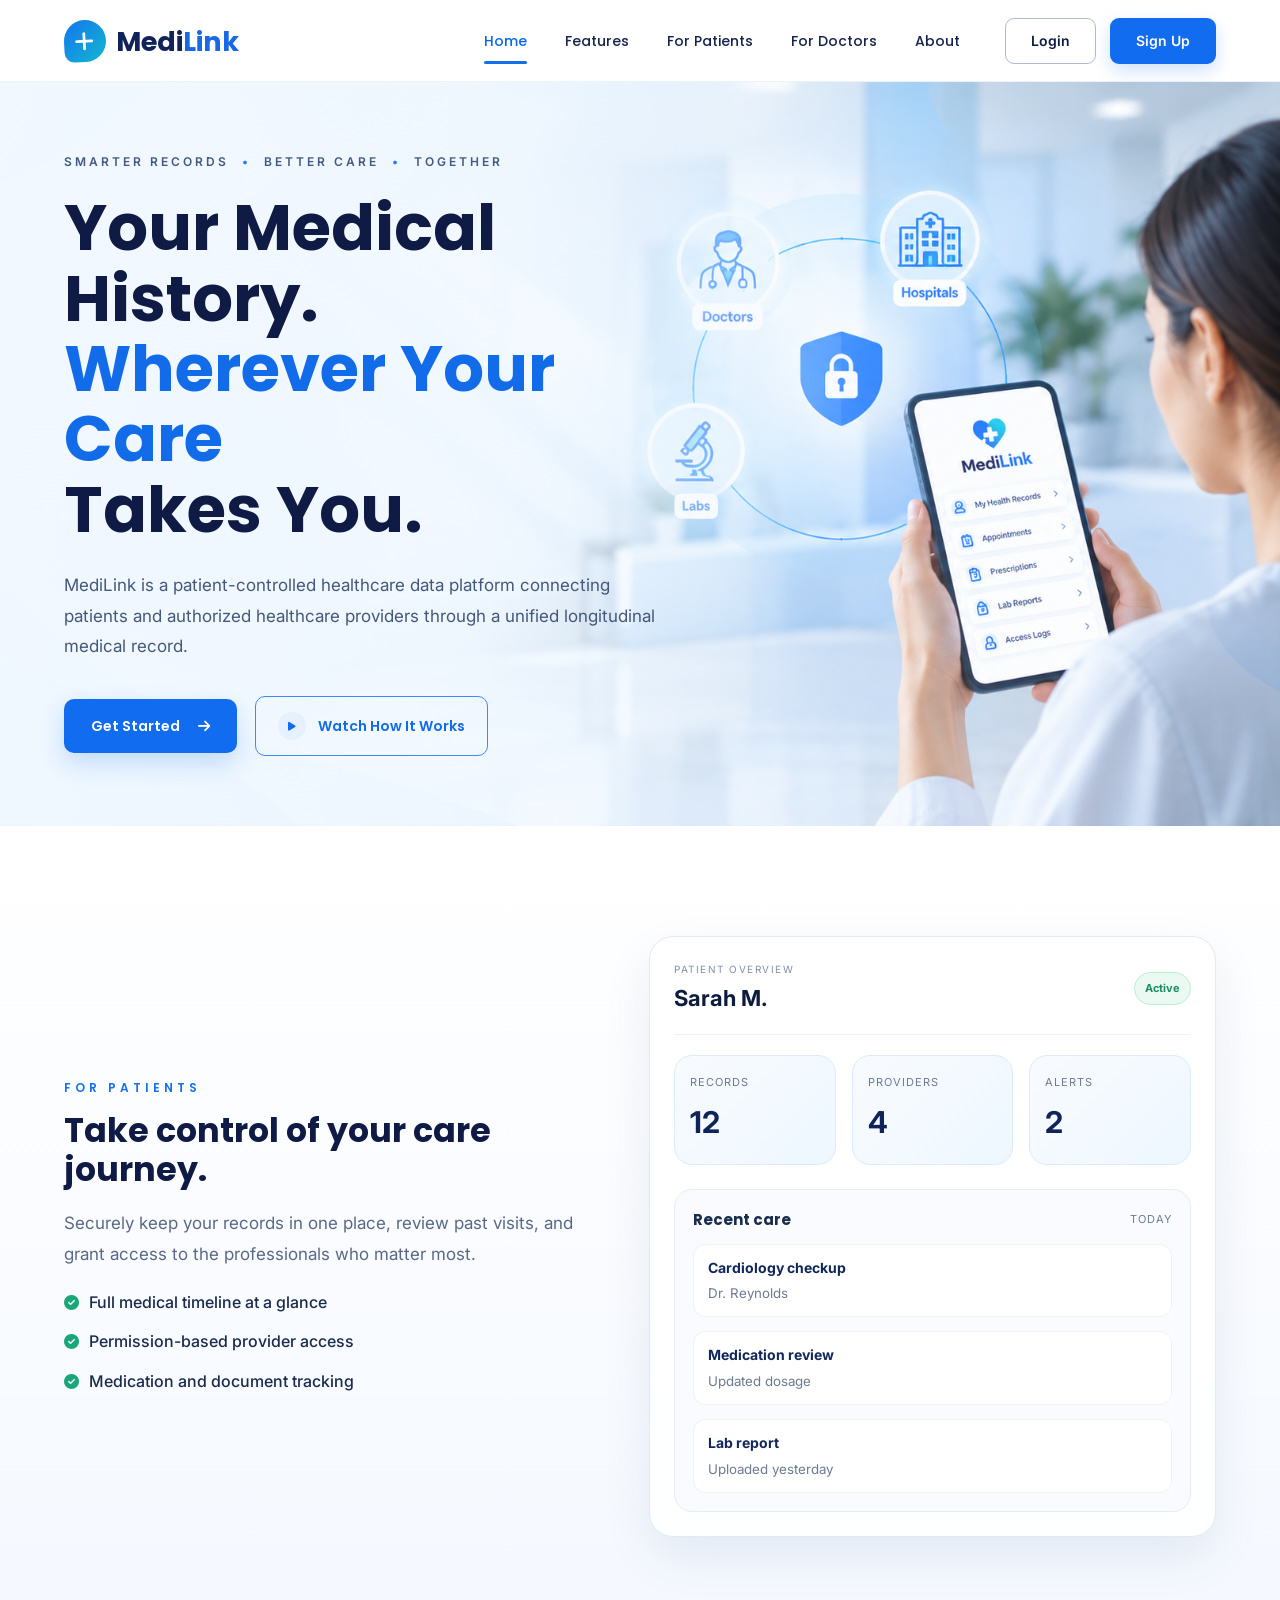
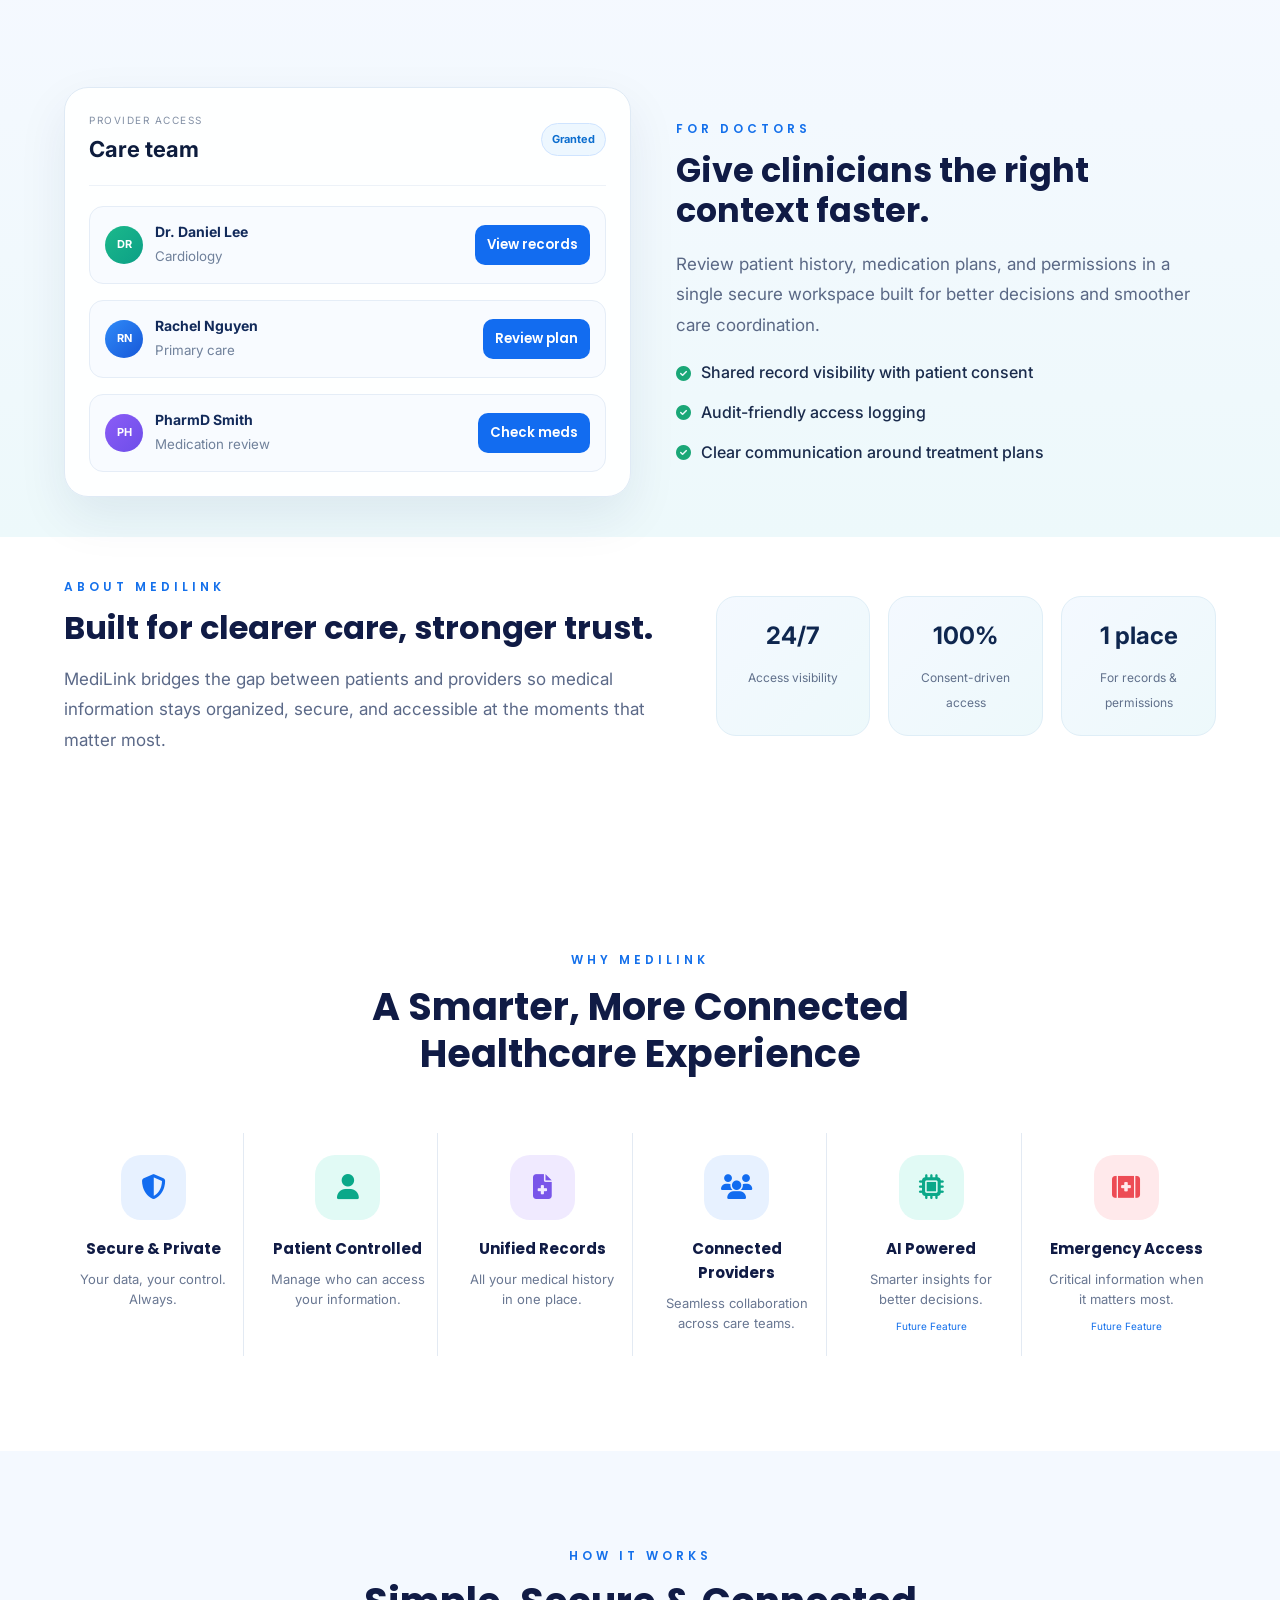
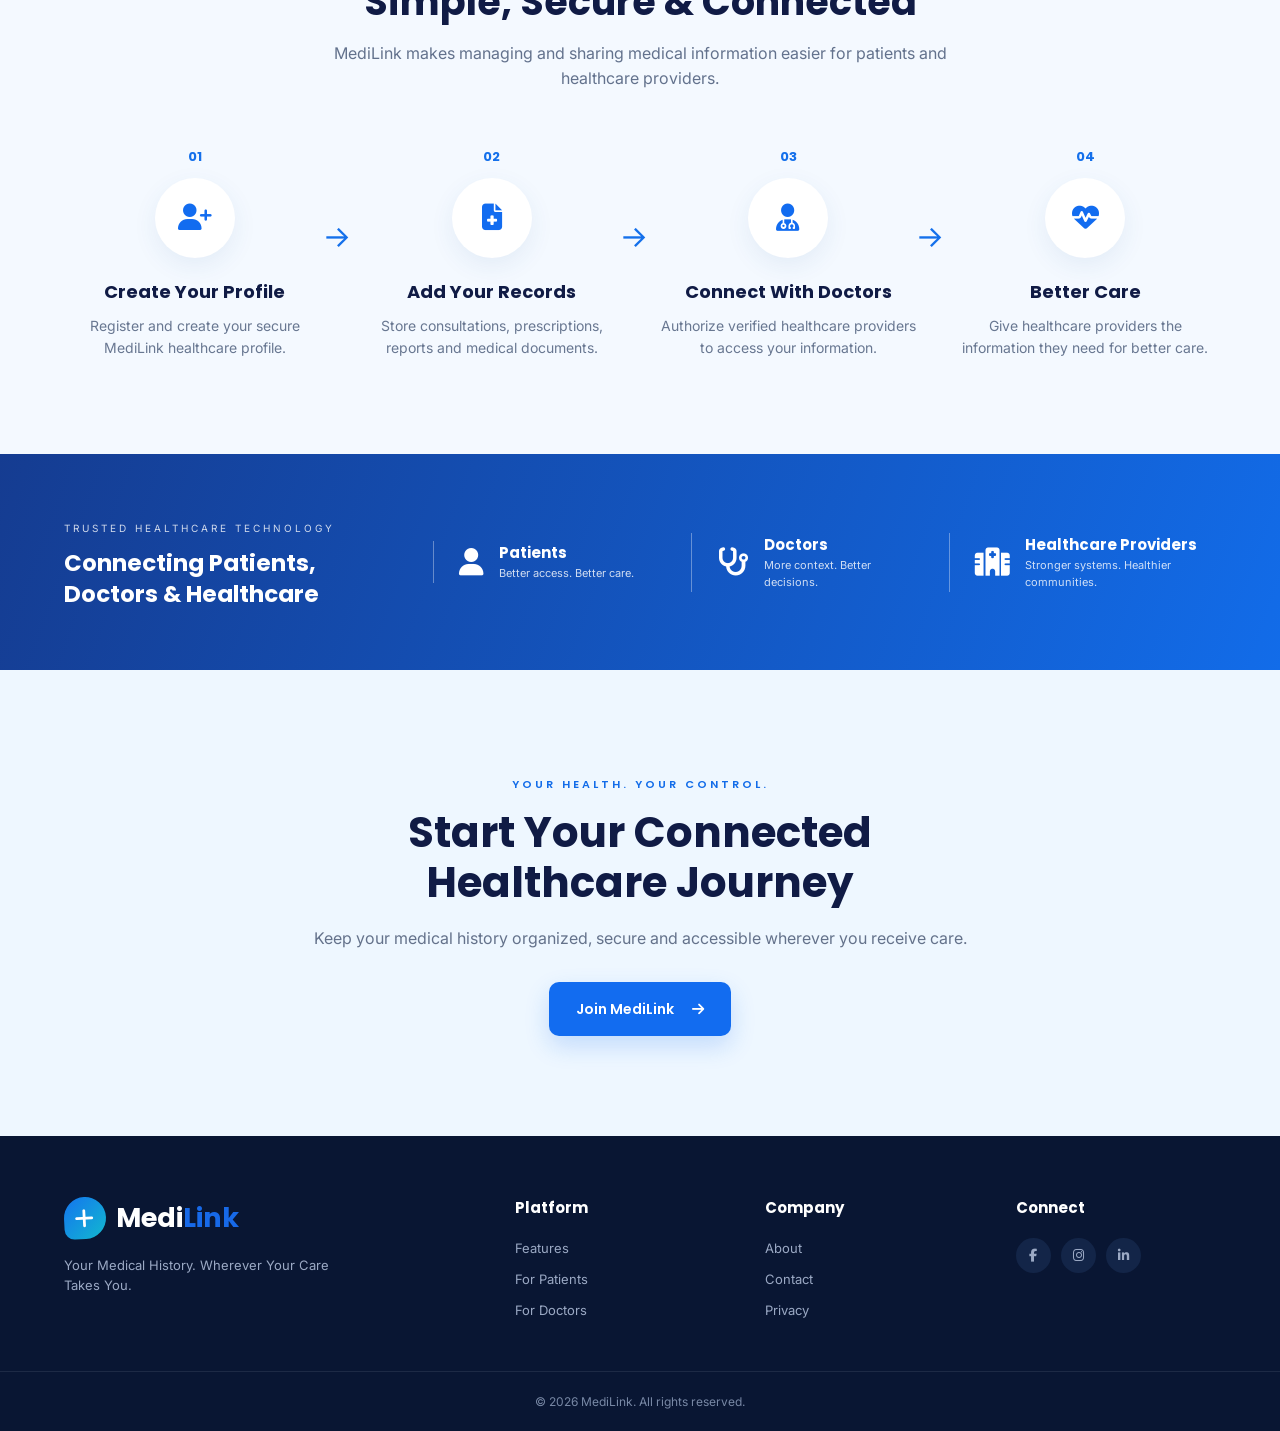
<file: frontend/index.html>
<!DOCTYPE html>
<html lang="en">
<head>
    <meta charset="UTF-8">
    <meta name="viewport" content="width=device-width, initial-scale=1.0">

    <title>MediLink | Your Medical History. Wherever Your Care Takes You.</title>

    <!-- Google Fonts -->
    <link rel="preconnect" href="https://fonts.googleapis.com">
    <link rel="preconnect" href="https://fonts.gstatic.com" crossorigin>

    <link href="https://fonts.googleapis.com/css2?family=Inter:wght@400;500;600;700&family=Poppins:wght@400;500;600;700;800&display=swap" rel="stylesheet">

    <!-- Font Awesome -->
    <link rel="stylesheet"
          href="https://cdnjs.cloudflare.com/ajax/libs/font-awesome/6.5.2/css/all.min.css">

    <!-- CSS -->
    <link rel="stylesheet" href="style.css">
</head>

<body>

<!-- =====================================================
     NAVBAR
===================================================== -->

<header class="navbar">

    <div class="container nav-container">

        <!-- Logo -->
        <a href="#" class="logo">
            <div class="logo-icon">
                <i class="fa-solid fa-plus"></i>
            </div>

            <span>
                Medi<span>Link</span>
            </span>
        </a>

        <!-- Navigation -->
        <nav class="nav-links">

            <a href="#" class="active">Home</a>
            <a href="#features">Features</a>
            <a href="#patients">For Patients</a>
            <a href="#doctors">For Doctors</a>
            <a href="#about">About</a>

        </nav>

        <!-- Actions -->
        <div class="nav-actions">

            <a href="login.html" class="login-btn">
                Login
            </a>

            <a href="signup.html" class="signup-btn">
                Sign Up
            </a>

        </div>

        <!-- Mobile Menu -->
        <button class="menu-btn" id="menuBtn">
            <i class="fa-solid fa-bars"></i>
        </button>

    </div>

</header>


<!-- =====================================================
     HERO SECTION
===================================================== -->

<section class="hero">

    <div class="hero-background"></div>

    <div class="container hero-container">

        <!-- Hero Text -->
        <div class="hero-content">

            <div class="hero-label">
                SMARTER RECORDS
                <span>•</span>
                BETTER CARE
                <span>•</span>
                TOGETHER
            </div>

            <h1>
                Your Medical History.
                <br>

                <span>Wherever Your Care</span>
                <br>

                Takes You.
            </h1>

            <p>
                MediLink is a patient-controlled healthcare data platform
                connecting patients and authorized healthcare providers
                through a unified longitudinal medical record.
            </p>

            <div class="hero-buttons">

                <a href="signup.html" class="primary-btn">
                    Get Started
                    <i class="fa-solid fa-arrow-right"></i>
                </a>

                <a href="#how-it-works" class="secondary-btn">
                    <span class="play-icon">
                        <i class="fa-solid fa-play"></i>
                    </span>

                    Watch How It Works
                </a>

            </div>

        </div>

    </div>

</section>

<section class="showcase-section" id="patients">
    <div class="container showcase-grid">
        <div class="showcase-copy">
            <span class="section-label">FOR PATIENTS</span>
            <h2>Take control of your care journey.</h2>
            <p>
                Securely keep your records in one place, review past visits, and grant access to the professionals who matter most.
            </p>

            <ul class="check-list">
                <li><i class="fa-solid fa-circle-check"></i> Full medical timeline at a glance</li>
                <li><i class="fa-solid fa-circle-check"></i> Permission-based provider access</li>
                <li><i class="fa-solid fa-circle-check"></i> Medication and document tracking</li>
            </ul>
        </div>

        <div class="dashboard-card patient-dashboard">
            <div class="dashboard-header">
                <div>
                    <small>Patient overview</small>
                    <strong>Sarah M.</strong>
                </div>
                <span class="status-pill">Active</span>
            </div>

            <div class="metric-row">
                <div class="metric-box">
                    <span>Records</span>
                    <strong>12</strong>
                </div>
                <div class="metric-box">
                    <span>Providers</span>
                    <strong>4</strong>
                </div>
                <div class="metric-box">
                    <span>Alerts</span>
                    <strong>2</strong>
                </div>
            </div>

            <div class="mini-panel">
                <div class="mini-panel-header">
                    <h3>Recent care</h3>
                    <span>Today</span>
                </div>
                <div class="mini-list">
                    <div>
                        <strong>Cardiology checkup</strong>
                        <small>Dr. Reynolds</small>
                    </div>
                    <div>
                        <strong>Medication review</strong>
                        <small>Updated dosage</small>
                    </div>
                    <div>
                        <strong>Lab report</strong>
                        <small>Uploaded yesterday</small>
                    </div>
                </div>
            </div>
        </div>
    </div>
</section>

<section class="showcase-section alt" id="doctors">
    <div class="container showcase-grid reverse">
        <div class="dashboard-card provider-dashboard">
            <div class="dashboard-header">
                <div>
                    <small>Provider access</small>
                    <strong>Care team</strong>
                </div>
                <span class="status-pill soft">Granted</span>
            </div>

            <div class="doctor-list">
                <div class="doctor-row">
                    <div class="doctor-meta">
                        <span class="avatar green">DR</span>
                        <div>
                            <strong>Dr. Daniel Lee</strong>
                            <small>Cardiology</small>
                        </div>
                    </div>
                    <button>View records</button>
                </div>
                <div class="doctor-row">
                    <div class="doctor-meta">
                        <span class="avatar blue">RN</span>
                        <div>
                            <strong>Rachel Nguyen</strong>
                            <small>Primary care</small>
                        </div>
                    </div>
                    <button>Review plan</button>
                </div>
                <div class="doctor-row">
                    <div class="doctor-meta">
                        <span class="avatar purple">PH</span>
                        <div>
                            <strong>PharmD Smith</strong>
                            <small>Medication review</small>
                        </div>
                    </div>
                    <button>Check meds</button>
                </div>
            </div>
        </div>

        <div class="showcase-copy">
            <span class="section-label">FOR DOCTORS</span>
            <h2>Give clinicians the right context faster.</h2>
            <p>
                Review patient history, medication plans, and permissions in a single secure workspace built for better decisions and smoother care coordination.
            </p>

            <ul class="check-list">
                <li><i class="fa-solid fa-circle-check"></i> Shared record visibility with patient consent</li>
                <li><i class="fa-solid fa-circle-check"></i> Audit-friendly access logging</li>
                <li><i class="fa-solid fa-circle-check"></i> Clear communication around treatment plans</li>
            </ul>
        </div>
    </div>
</section>

<section class="about-section" id="about">
    <div class="container about-grid">
        <div class="about-copy">
            <span class="section-label">ABOUT MEDILINK</span>
            <h2>Built for clearer care, stronger trust.</h2>
            <p>
                MediLink bridges the gap between patients and providers so medical information stays organized, secure, and accessible at the moments that matter most.
            </p>
        </div>

        <div class="about-stats">
            <div>
                <strong>24/7</strong>
                <span>Access visibility</span>
            </div>
            <div>
                <strong>100%</strong>
                <span>Consent-driven access</span>
            </div>
            <div>
                <strong>1 place</strong>
                <span>For records & permissions</span>
            </div>
        </div>
    </div>
</section>

<!-- =====================================================
     WHY MEDILINK
===================================================== -->

<section class="why-section" id="features">

    <div class="container">

        <div class="section-heading">

            <span class="section-label">
                WHY MEDILINK
            </span>

            <h2>
                A Smarter, More Connected
                <br>
                Healthcare Experience
            </h2>

        </div>


        <div class="benefits-grid">

            <!-- Card 1 -->
            <div class="benefit-card">

                <div class="benefit-icon blue">
                    <i class="fa-solid fa-shield-halved"></i>
                </div>

                <h3>
                    Secure & Private
                </h3>

                <p>
                    Your data, your control.
                    Always.
                </p>

            </div>


            <!-- Card 2 -->
            <div class="benefit-card">

                <div class="benefit-icon green">
                    <i class="fa-solid fa-user"></i>
                </div>

                <h3>
                    Patient Controlled
                </h3>

                <p>
                    Manage who can access
                    your information.
                </p>

            </div>


            <!-- Card 3 -->
            <div class="benefit-card">

                <div class="benefit-icon purple">
                    <i class="fa-solid fa-file-medical"></i>
                </div>

                <h3>
                    Unified Records
                </h3>

                <p>
                    All your medical history
                    in one place.
                </p>

            </div>


            <!-- Card 4 -->
            <div class="benefit-card">

                <div class="benefit-icon blue">
                    <i class="fa-solid fa-users"></i>
                </div>

                <h3>
                    Connected Providers
                </h3>

                <p>
                    Seamless collaboration
                    across care teams.
                </p>

            </div>


            <!-- Card 5 -->
            <div class="benefit-card">

                <div class="benefit-icon green">
                    <i class="fa-solid fa-microchip"></i>
                </div>

                <h3>
                    AI Powered
                </h3>

                <p>
                    Smarter insights for
                    better decisions.
                </p>

                <small>
                    Future Feature
                </small>

            </div>


            <!-- Card 6 -->
            <div class="benefit-card">

                <div class="benefit-icon red">
                    <i class="fa-solid fa-kit-medical"></i>
                </div>

                <h3>
                    Emergency Access
                </h3>

                <p>
                    Critical information
                    when it matters most.
                </p>

                <small>
                    Future Feature
                </small>

            </div>

        </div>

    </div>

</section>


<!-- =====================================================
     HOW IT WORKS
===================================================== -->

<section class="how-section" id="how-it-works">

    <div class="container">

        <div class="section-heading">

            <span class="section-label">
                HOW IT WORKS
            </span>

            <h2>
                Simple, Secure & Connected
            </h2>

            <p>
                MediLink makes managing and sharing medical
                information easier for patients and healthcare providers.
            </p>

        </div>


        <div class="steps-container">

            <!-- Step 1 -->
            <div class="step">

                <div class="step-number">
                    01
                </div>

                <div class="step-icon">
                    <i class="fa-solid fa-user-plus"></i>
                </div>

                <h3>
                    Create Your Profile
                </h3>

                <p>
                    Register and create your secure
                    MediLink healthcare profile.
                </p>

            </div>


            <!-- Step 2 -->
            <div class="step">

                <div class="step-number">
                    02
                </div>

                <div class="step-icon">
                    <i class="fa-solid fa-file-medical"></i>
                </div>

                <h3>
                    Add Your Records
                </h3>

                <p>
                    Store consultations, prescriptions,
                    reports and medical documents.
                </p>

            </div>


            <!-- Step 3 -->
            <div class="step">

                <div class="step-number">
                    03
                </div>

                <div class="step-icon">
                    <i class="fa-solid fa-user-doctor"></i>
                </div>

                <h3>
                    Connect With Doctors
                </h3>

                <p>
                    Authorize verified healthcare providers
                    to access your information.
                </p>

            </div>


            <!-- Step 4 -->
            <div class="step">

                <div class="step-number">
                    04
                </div>

                <div class="step-icon">
                    <i class="fa-solid fa-heart-pulse"></i>
                </div>

                <h3>
                    Better Care
                </h3>

                <p>
                    Give healthcare providers the
                    information they need for better care.
                </p>

            </div>

        </div>

    </div>

</section>


<!-- =====================================================
     TRUST SECTION
===================================================== -->

<section class="trust-section">

    <div class="container trust-container">

        <div class="trust-title">

            <span>
                TRUSTED HEALTHCARE TECHNOLOGY
            </span>

            <h2>
                Connecting Patients,
                Doctors & Healthcare
            </h2>

        </div>


        <div class="trust-item">

            <i class="fa-solid fa-user"></i>

            <div>
                <h3>Patients</h3>

                <p>
                    Better access.
                    Better care.
                </p>
            </div>

        </div>


        <div class="trust-item">

            <i class="fa-solid fa-stethoscope"></i>

            <div>
                <h3>Doctors</h3>

                <p>
                    More context.
                    Better decisions.
                </p>
            </div>

        </div>


        <div class="trust-item">

            <i class="fa-solid fa-hospital"></i>

            <div>
                <h3>Healthcare Providers</h3>

                <p>
                    Stronger systems.
                    Healthier communities.
                </p>
            </div>

        </div>

    </div>

</section>


<!-- =====================================================
     CALL TO ACTION
===================================================== -->

<section class="cta-section">

    <div class="container">

        <div class="cta-content">

            <span>
                YOUR HEALTH. YOUR CONTROL.
            </span>

            <h2>
                Start Your Connected
                Healthcare Journey
            </h2>

            <p>
                Keep your medical history organized,
                secure and accessible wherever you receive care.
            </p>

            <a href="#" class="primary-btn">
                Join MediLink
                <i class="fa-solid fa-arrow-right"></i>
            </a>

        </div>

    </div>

</section>


<!-- =====================================================
     FOOTER
===================================================== -->

<footer class="footer">

    <div class="container footer-container">

        <div class="footer-brand">

            <a href="#" class="logo">

                <div class="logo-icon">
                    <i class="fa-solid fa-plus"></i>
                </div>

                <span>
                    Medi<span>Link</span>
                </span>

            </a>

            <p>
                Your Medical History.
                Wherever Your Care Takes You.
            </p>

        </div>


        <div class="footer-column">

            <h3>Platform</h3>

            <a href="#features">
                Features
            </a>

            <a href="#patients">
                For Patients
            </a>

            <a href="#doctors">
                For Doctors
            </a>

        </div>


        <div class="footer-column">

            <h3>Company</h3>

            <a href="#about">
                About
            </a>

            <a href="#">
                Contact
            </a>

            <a href="#">
                Privacy
            </a>

        </div>


        <div class="footer-column">

            <h3>Connect</h3>

            <div class="social-icons">

                <a href="#">
                    <i class="fa-brands fa-facebook-f"></i>
                </a>

                <a href="#">
                    <i class="fa-brands fa-instagram"></i>
                </a>

                <a href="#">
                    <i class="fa-brands fa-linkedin-in"></i>
                </a>

            </div>

        </div>

    </div>


    <div class="footer-bottom">

        <p>
            © 2026 MediLink. All rights reserved.
        </p>

    </div>

</footer>


<!-- =====================================================
     JAVASCRIPT
===================================================== -->

<script>

    const menuBtn = document.getElementById("menuBtn");
    const navLinks = document.querySelector(".nav-links");

    menuBtn.addEventListener("click", () => {

        navLinks.classList.toggle("show");

    });


    // Smooth scrolling

    document.querySelectorAll('a[href^="#"]').forEach(anchor => {

        anchor.addEventListener("click", function (e) {

            const target = document.querySelector(
                this.getAttribute("href")
            );

            if (target) {

                e.preventDefault();

                target.scrollIntoView({
                    behavior: "smooth"
                });

            }

        });

    });

</script>

</body>
</html>
</file>
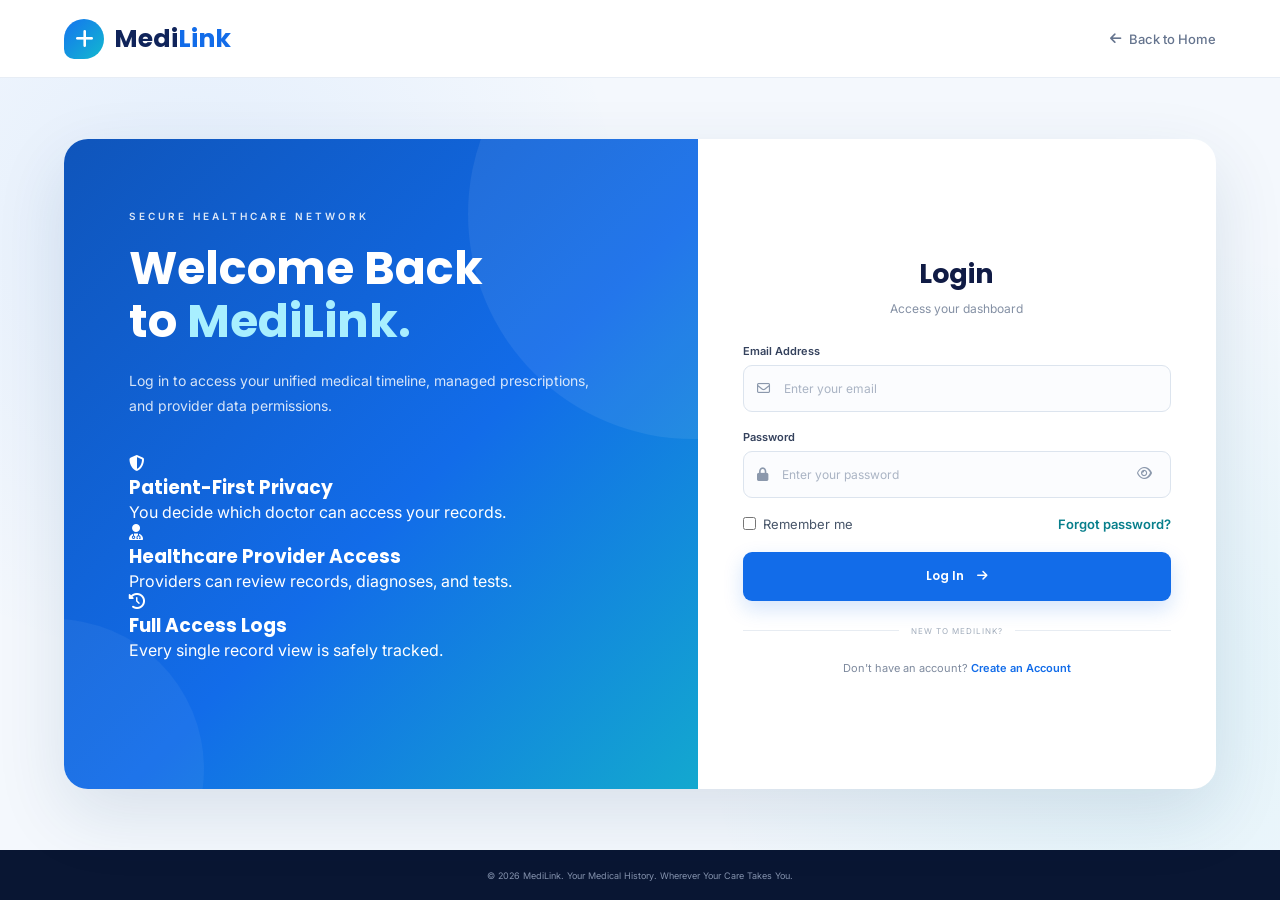
<file: frontend/login.html>
<!DOCTYPE html>
<html lang="en">

<head>
    <meta charset="UTF-8">
    <meta name="viewport" content="width=device-width, initial-scale=1.0">
    <title>MediLink | Login</title>

    <!-- Google Fonts -->
    <link rel="preconnect" href="https://fonts.googleapis.com">
    <link rel="preconnect" href="https://fonts.gstatic.com" crossorigin>
    <link href="https://fonts.googleapis.com/css2?family=Inter:wght@400;500;600;700&family=Poppins:wght@500;600;700&display=swap" rel="stylesheet">

    <!-- Font Awesome -->
    <link rel="stylesheet" href="https://cdnjs.cloudflare.com/ajax/libs/font-awesome/6.5.2/css/all.min.css">
    <link rel="stylesheet" href="auth.css">

    <style>
        .auth-message {
            margin-bottom: 16px;
            padding: 11px 14px;
            border-radius: 8px;
            font-size: 13px;
            display: none;
        }

        .auth-message.error {
            display: block;
            background: #fef2f2;
            color: #dc2626;
            border: 1px solid #fecaca;
        }

        .auth-message.success {
            display: block;
            background: #f0fdf4;
            color: #16a34a;
            border: 1px solid #bbf7d0;
        }

        .form-options {
            display: flex;
            justify-content: space-between;
            align-items: center;
            font-size: 13px;
            margin-bottom: 20px;
        }

        .form-options label {
            display: flex;
            align-items: center;
            gap: 7px;
            color: #475569;
            cursor: pointer;
        }

        .forgot-link {
            color: #087f8c;
            text-decoration: none;
            font-weight: 600;
        }

        .forgot-link:hover {
            text-decoration: underline;
        }
    </style>
</head>

<body>
    <!-- NAVBAR -->
    <header class="auth-navbar">
        <a href="index.html" class="logo">
            <div class="logo-icon">
                <i class="fa-solid fa-plus"></i>
            </div>
            <span>Medi<span>Link</span></span>
        </a>

        <a href="index.html" class="back-home">
            <i class="fa-solid fa-arrow-left"></i>
            Back to Home
        </a>
    </header>

    <!-- LOGIN MAIN -->
    <main class="auth-page login-page">
        <div class="auth-container login-container">
            <!-- LEFT INFO PANEL -->
            <div class="auth-info">
                <div class="info-content">
                    <span class="auth-label">SECURE HEALTHCARE NETWORK</span>
                    <h1>Welcome Back<br>to <span>MediLink.</span></h1>
                    <p>
                        Log in to access your unified medical timeline, managed prescriptions, 
                        and provider data permissions.
                    </p>

                    <div class="signup-steps">
                        <div class="signup-step">
                            <div class="step-number">
                                <i class="fa-solid fa-shield-halved" style="font-size: 16px;"></i>
                            </div>
                            <div>
                                <h3>Patient-First Privacy</h3>
                                <p>You decide which doctor can access your records.</p>
                            </div>
                        </div>

                        <div class="signup-step">
                            <div class="step-number">
                                <i class="fa-solid fa-user-doctor" style="font-size: 16px;"></i>
                            </div>
                            <div>
                                <h3>Healthcare Provider Access</h3>
                                <p>Providers can review records, diagnoses, and tests.</p>
                            </div>
                        </div>

                        <div class="signup-step">
                            <div class="step-number">
                                <i class="fa-solid fa-clock-rotate-left" style="font-size: 16px;"></i>
                            </div>
                            <div>
                                <h3>Full Access Logs</h3>
                                <p>Every single record view is safely tracked.</p>
                            </div>
                        </div>
                    </div>
                </div>
            </div>

            <!-- RIGHT LOGIN CARD -->
            <div class="auth-card-wrapper">
                <div class="auth-card login-card">
                    <div class="auth-card-header">
                        <h2>Login</h2>
                        <p>Access your dashboard</p>
                    </div>

                    <!-- Alert message box -->
                    <div id="loginMessage" class="auth-message"></div>

                    <form id="loginForm">
                        <!-- Email Address -->
                        <div class="form-group">
                            <label for="loginEmail">Email Address</label>
                            <div class="input-wrapper">
                                <i class="fa-regular fa-envelope"></i>
                                <input
                                    type="email"
                                    id="loginEmail"
                                    placeholder="Enter your email"
                                    required
                                >
                            </div>
                        </div>

                        <!-- Password -->
                        <div class="form-group">
                            <label for="loginPassword">Password</label>
                            <div class="input-wrapper">
                                <i class="fa-solid fa-lock"></i>
                                <input
                                    type="password"
                                    id="loginPassword"
                                    placeholder="Enter your password"
                                    required
                                >
                                <button
                                    type="button"
                                    class="password-toggle"
                                    onclick="toggleLoginPassword()"
                                >
                                    <i class="fa-regular fa-eye" id="loginEye"></i>
                                </button>
                            </div>
                        </div>

                        <!-- Remember Me & Forgot Password -->
                        <div class="form-options">
                            <label>
                                <input type="checkbox" id="rememberMe">
                                <span>Remember me</span>
                            </label>
                            <a href="#" class="forgot-link">Forgot password?</a>
                        </div>

                        <!-- Submit Button -->
                        <button type="submit" class="auth-btn" id="loginSubmitBtn">
                            <span>Log In</span>
                            <i class="fa-solid fa-arrow-right"></i>
                        </button>
                    </form>

                    <div class="divider">
                        <span>NEW TO MEDILINK?</span>
                    </div>

                    <p class="signup-text">
                        Don't have an account?
                        <a href="signup.html">Create an Account</a>
                    </p>
                </div>
            </div>
        </div>
    </main>

    <footer class="auth-footer">
        <p>© 2026 MediLink. Your Medical History. Wherever Your Care Takes You.</p>
    </footer>

    <!-- JAVASCRIPT -->
    <script src="config.js"></script>
    <script>
        const API_BASE_URL = window.MEDILINK_API_BASE_URL || `${window.location.protocol}//${window.location.hostname}:8000`;

        function toggleLoginPassword() {
            const passwordInput = document.getElementById("loginPassword");
            const eyeIcon = document.getElementById("loginEye");

            if (passwordInput.type === "password") {
                passwordInput.type = "text";
                eyeIcon.classList.remove("fa-eye");
                eyeIcon.classList.add("fa-eye-slash");
            } else {
                passwordInput.type = "password";
                eyeIcon.classList.remove("fa-eye-slash");
                eyeIcon.classList.add("fa-eye");
            }
        }

        function showMessage(text, isError = true) {
            const messageEl = document.getElementById("loginMessage");
            messageEl.textContent = text;
            messageEl.className = isError ? "auth-message error" : "auth-message success";
            messageEl.style.display = "block";
        }

        document.getElementById("loginForm").addEventListener("submit", async function (event) {
            event.preventDefault();

            const email = document.getElementById("loginEmail").value.trim();
            const password = document.getElementById("loginPassword").value;
            const submitBtn = document.getElementById("loginSubmitBtn");

            submitBtn.disabled = true;
            submitBtn.innerHTML = `<i class="fa-solid fa-spinner fa-spin"></i> Logging in...`;

            try {
                const response = await fetch(`${API_BASE_URL}/api/auth/login`, {
                    method: "POST",
                    headers: {
                        "Content-Type": "application/json"
                    },
                    body: JSON.stringify({
                        email: email,
                        password: password
                    })
                });

                const data = await response.json();

                if (!response.ok) {
                    let errMsg = "Invalid email or password.";
                    if (typeof data.detail === "string") {
                        errMsg = data.detail;
                    } else if (Array.isArray(data.detail)) {
                        errMsg = data.detail.map(e => e.msg).join(", ");
                    }
                    throw new Error(errMsg);
                }

                showMessage("Login successful! Redirecting to your dashboard...", false);

                // Store credentials in localStorage
                localStorage.setItem("access_token", data.access_token);
                localStorage.setItem("user_role", data.user.role);
                localStorage.setItem("user_name", data.user.name);
                localStorage.setItem("user_id", data.user.id);
                localStorage.setItem("user_email", data.user.email);

                // Redirect based on account role
                setTimeout(() => {
                    if (data.user.role === "doctor" || data.user.role === "provider") {
                        window.location.href = "doctor.html";
                    } else {
                        window.location.href = "patient.html";
                    }
                }, 800);

            } catch (err) {
                console.error("Login error:", err);
                showMessage(err.message || "Unable to connect to the MediLink backend.", true);
            } finally {
                submitBtn.disabled = false;
                submitBtn.innerHTML = `<span>Log In</span> <i class="fa-solid fa-arrow-right"></i>`;
            }
        });
    </script>
</body>

</html>
</file>
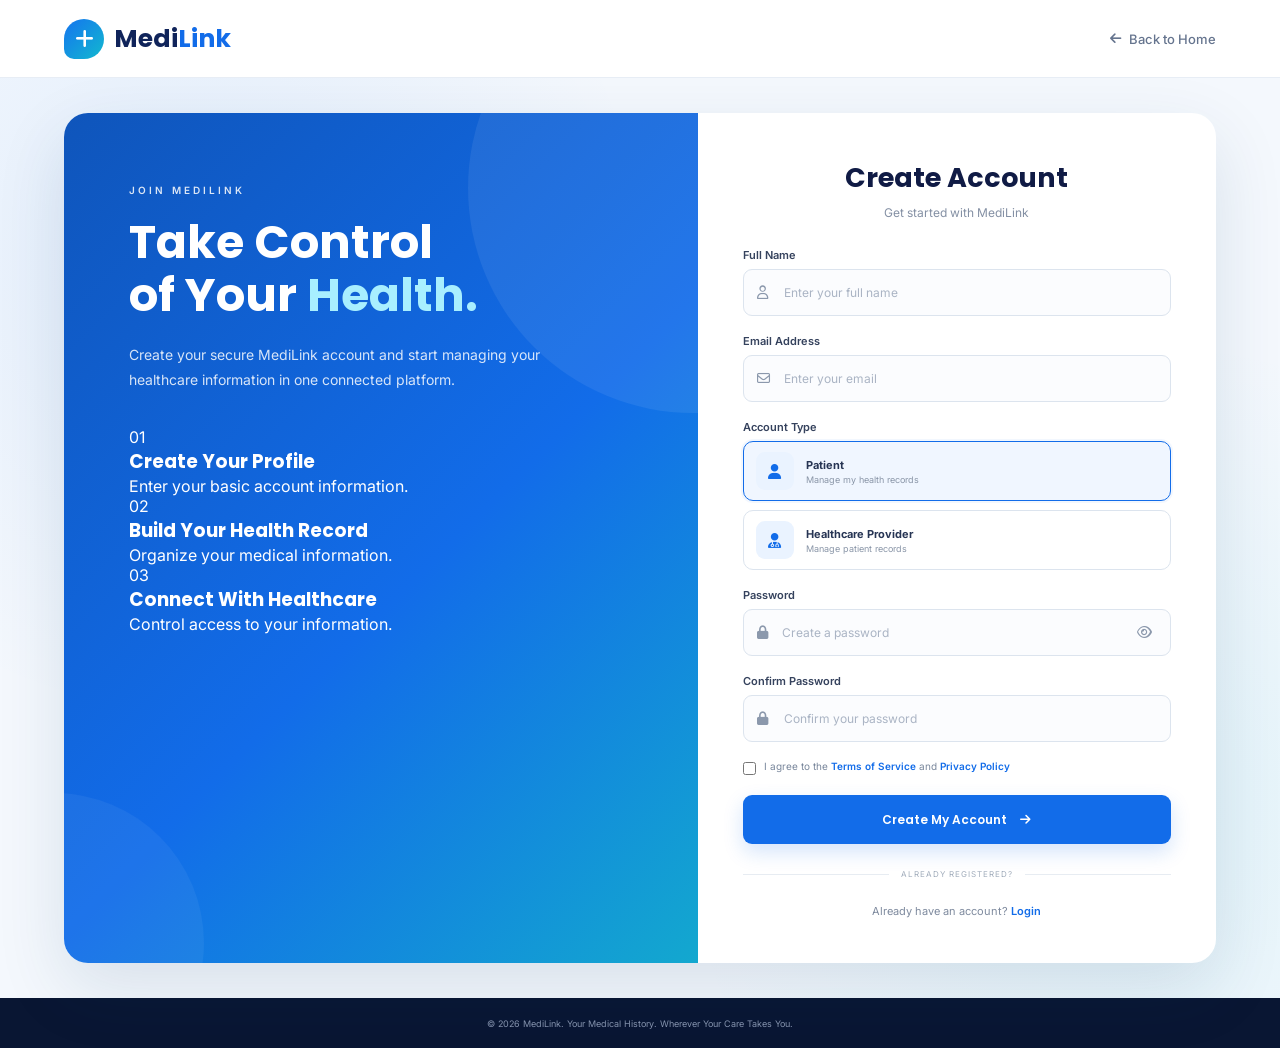
<file: frontend/signup.html>
<!DOCTYPE html>
<html lang="en">

<head>
    <meta charset="UTF-8">
    <meta name="viewport" content="width=device-width, initial-scale=1.0">
    <title>MediLink | Create Account</title>

    <!-- Google Fonts -->
    <link rel="preconnect" href="https://fonts.googleapis.com">
    <link rel="preconnect" href="https://fonts.gstatic.com" crossorigin>
    <link href="https://fonts.googleapis.com/css2?family=Inter:wght@400;500;600;700&family=Poppins:wght@500;600;700&display=swap" rel="stylesheet">

    <!-- Font Awesome -->
    <link rel="stylesheet" href="https://cdnjs.cloudflare.com/ajax/libs/font-awesome/6.5.2/css/all.min.css">
    <link rel="stylesheet" href="auth.css">

    <style>
        .auth-message {
            margin-bottom: 16px;
            padding: 11px 14px;
            border-radius: 8px;
            font-size: 13px;
            display: none;
        }

        .auth-message.error {
            display: block;
            background: #fef2f2;
            color: #dc2626;
            border: 1px solid #fecaca;
        }

        .auth-message.success {
            display: block;
            background: #f0fdf4;
            color: #16a34a;
            border: 1px solid #bbf7d0;
        }
    </style>
</head>

<body>
    <!-- NAVBAR -->
    <header class="auth-navbar">
        <a href="index.html" class="logo">
            <div class="logo-icon">
                <i class="fa-solid fa-plus"></i>
            </div>
            <span>Medi<span>Link</span></span>
        </a>

        <a href="index.html" class="back-home">
            <i class="fa-solid fa-arrow-left"></i>
            Back to Home
        </a>
    </header>

    <!-- SIGNUP MAIN -->
    <main class="auth-page signup-page">
        <div class="auth-container signup-container">
            <!-- LEFT INFO PANEL -->
            <div class="auth-info">
                <div class="info-content">
                    <span class="auth-label">JOIN MEDILINK</span>
                    <h1>Take Control<br>of Your <span>Health.</span></h1>
                    <p>
                        Create your secure MediLink account and start managing your
                        healthcare information in one connected platform.
                    </p>

                    <div class="signup-steps">
                        <div class="signup-step">
                            <div class="step-number">01</div>
                            <div>
                                <h3>Create Your Profile</h3>
                                <p>Enter your basic account information.</p>
                            </div>
                        </div>

                        <div class="signup-step">
                            <div class="step-number">02</div>
                            <div>
                                <h3>Build Your Health Record</h3>
                                <p>Organize your medical information.</p>
                            </div>
                        </div>

                        <div class="signup-step">
                            <div class="step-number">03</div>
                            <div>
                                <h3>Connect With Healthcare</h3>
                                <p>Control access to your information.</p>
                            </div>
                        </div>
                    </div>
                </div>
            </div>

            <!-- RIGHT SIGNUP CARD -->
            <div class="auth-card-wrapper">
                <div class="auth-card signup-card">
                    <div class="auth-card-header">
                        <h2>Create Account</h2>
                        <p>Get started with MediLink</p>
                    </div>

                    <!-- Alert message box -->
                    <div id="signupMessage" class="auth-message"></div>

                    <form id="signupForm">
                        <!-- Full Name -->
                        <div class="form-group">
                            <label for="fullname">Full Name</label>
                            <div class="input-wrapper">
                                <i class="fa-regular fa-user"></i>
                                <input
                                    type="text"
                                    id="fullname"
                                    placeholder="Enter your full name"
                                    required
                                >
                            </div>
                        </div>

                        <!-- Email Address -->
                        <div class="form-group">
                            <label for="signupEmail">Email Address</label>
                            <div class="input-wrapper">
                                <i class="fa-regular fa-envelope"></i>
                                <input
                                    type="email"
                                    id="signupEmail"
                                    placeholder="Enter your email"
                                    required
                                >
                            </div>
                        </div>

                        <!-- Account Type (Role Selection) -->
                        <div class="form-group">
                            <label>Account Type</label>
                            <div class="role-selection">
                                <label class="role-card">
                                    <input
                                        type="radio"
                                        name="role"
                                        value="patient"
                                        checked
                                    >
                                    <div class="role-content">
                                        <div class="role-icon">
                                            <i class="fa-solid fa-user"></i>
                                        </div>
                                        <div>
                                            <strong>Patient</strong>
                                            <span>Manage my health records</span>
                                        </div>
                                    </div>
                                </label>

                                <label class="role-card">
                                    <input
                                        type="radio"
                                        name="role"
                                        value="doctor"
                                    >
                                    <div class="role-content">
                                        <div class="role-icon">
                                            <i class="fa-solid fa-user-doctor"></i>
                                        </div>
                                        <div>
                                            <strong>Healthcare Provider</strong>
                                            <span>Manage patient records</span>
                                        </div>
                                    </div>
                                </label>
                            </div>
                        </div>

                        <!-- Password -->
                        <div class="form-group">
                            <label for="signupPassword">Password</label>
                            <div class="input-wrapper">
                                <i class="fa-solid fa-lock"></i>
                                <input
                                    type="password"
                                    id="signupPassword"
                                    placeholder="Create a password"
                                    required
                                >
                                <button
                                    type="button"
                                    class="password-toggle"
                                    onclick="toggleSignupPassword()"
                                >
                                    <i class="fa-regular fa-eye" id="signupEye"></i>
                                </button>
                            </div>
                        </div>

                        <!-- Confirm Password -->
                        <div class="form-group">
                            <label for="confirmPassword">Confirm Password</label>
                            <div class="input-wrapper">
                                <i class="fa-solid fa-lock"></i>
                                <input
                                    type="password"
                                    id="confirmPassword"
                                    placeholder="Confirm your password"
                                    required
                                >
                            </div>
                        </div>

                        <!-- Terms of Service -->
                        <div class="terms">
                            <label>
                                <input type="checkbox" id="terms" required>
                                <span>
                                    I agree to the <a href="#">Terms of Service</a> and <a href="#">Privacy Policy</a>
                                </span>
                            </label>
                        </div>

                        <!-- Submit Button -->
                        <button type="submit" class="auth-btn" id="signupSubmitBtn">
                            <span>Create My Account</span>
                            <i class="fa-solid fa-arrow-right"></i>
                        </button>
                    </form>

                    <div class="divider">
                        <span>ALREADY REGISTERED?</span>
                    </div>

                    <p class="signup-text">
                        Already have an account?
                        <a href="login.html">Login</a>
                    </p>
                </div>
            </div>
        </div>
    </main>

    <footer class="auth-footer">
        <p>© 2026 MediLink. Your Medical History. Wherever Your Care Takes You.</p>
    </footer>

    <!-- JAVASCRIPT -->
    <script src="config.js"></script>
    <script>
        const API_BASE_URL = window.MEDILINK_API_BASE_URL || `${window.location.protocol}//${window.location.hostname}:8000`;

        function toggleSignupPassword() {
            const passwordInput = document.getElementById("signupPassword");
            const eyeIcon = document.getElementById("signupEye");

            if (passwordInput.type === "password") {
                passwordInput.type = "text";
                eyeIcon.classList.remove("fa-eye");
                eyeIcon.classList.add("fa-eye-slash");
            } else {
                passwordInput.type = "password";
                eyeIcon.classList.remove("fa-eye-slash");
                eyeIcon.classList.add("fa-eye");
            }
        }

        function showMessage(text, isError = true) {
            const messageEl = document.getElementById("signupMessage");
            messageEl.textContent = text;
            messageEl.className = isError ? "auth-message error" : "auth-message success";
            messageEl.style.display = "block";
        }

        document.getElementById("signupForm").addEventListener("submit", async function (event) {
            event.preventDefault();

            const name = document.getElementById("fullname").value.trim();
            const email = document.getElementById("signupEmail").value.trim();
            const password = document.getElementById("signupPassword").value;
            const confirmPassword = document.getElementById("confirmPassword").value;
            const termsChecked = document.getElementById("terms").checked;

            // Capture the selected role ('patient' or 'doctor')
            const role = document.querySelector('input[name="role"]:checked')?.value || "patient";
            const submitBtn = document.getElementById("signupSubmitBtn");

            // Client-side validations
            if (password !== confirmPassword) {
                showMessage("Passwords do not match.", true);
                return;
            }

            if (!termsChecked) {
                showMessage("Please agree to the Terms of Service and Privacy Policy.", true);
                return;
            }

            // Construct payload with role included
            const payload = {
                name: name,
                email: email,
                password: password,
                role: role
            };

            submitBtn.disabled = true;
            submitBtn.innerHTML = `<i class="fa-solid fa-spinner fa-spin"></i> Creating Account...`;

            try {
                const response = await fetch(`${API_BASE_URL}/api/auth/signup`, {
                    method: "POST",
                    headers: {
                        "Content-Type": "application/json"
                    },
                    body: JSON.stringify(payload)
                });

                const data = await response.json();

                if (!response.ok) {
                    let errorMsg = "Registration failed.";
                    if (typeof data.detail === "string") {
                        errorMsg = data.detail;
                    } else if (Array.isArray(data.detail)) {
                        errorMsg = data.detail.map(e => e.msg).join(", ");
                    }
                    throw new Error(errorMsg);
                }

                showMessage("Account created successfully! Redirecting to login...", false);

                setTimeout(() => {
                    window.location.href = "login.html";
                }, 1200);

            } catch (error) {
                console.error("Signup error:", error);
                showMessage(error.message || "Could not connect to the MediLink backend.", true);
            } finally {
                submitBtn.disabled = false;
                submitBtn.innerHTML = `<span>Create My Account</span> <i class="fa-solid fa-arrow-right"></i>`;
            }
        });
    </script>
</body>

</html>
</file>
<file: frontend/style.css>
/* =====================================================
   GLOBAL
===================================================== */

* {
    margin: 0;
    padding: 0;
    box-sizing: border-box;
}

html {
    scroll-behavior: smooth;
}

body {
    font-family: "Inter", sans-serif;
    color: #101b45;
    background: #ffffff;
    line-height: 1.6;
}

h1,
h2,
h3,
h4,
h5,
h6,
nav,
button,
.logo {
    font-family: "Poppins", sans-serif;
}

a {
    text-decoration: none;
    color: inherit;
}

.container {
    width: 90%;
    max-width: 1250px;
    margin: auto;
}


/* =====================================================
   NAVBAR
===================================================== */

.navbar {
    height: 82px;
    background: rgba(255, 255, 255, 0.96);
    display: flex;
    align-items: center;
    position: relative;
    z-index: 100;
    border-bottom: 1px solid #edf2f8;
}

.nav-container {
    display: flex;
    align-items: center;
    justify-content: space-between;
}


/* Logo */

.logo {
    display: flex;
    align-items: center;
    gap: 10px;
    font-size: 27px;
    font-weight: 700;
    color: #10245a;
}

.logo span span {
    color: #1769e8;
}

.logo-icon {
    width: 42px;
    height: 42px;
    background: linear-gradient(
        135deg,
        #1474ef,
        #12b9cf
    );
    border-radius: 50% 50% 50% 10px;
    display: flex;
    justify-content: center;
    align-items: center;
    color: white;
    transform: rotate(-3deg);
}

.logo-icon i {
    font-size: 22px;
}


/* Navigation */

.nav-links {
    display: flex;
    gap: 38px;
    margin-left: auto;
    margin-right: 45px;
}

.nav-links a {
    color: #17234d;
    font-size: 14px;
    font-weight: 500;
    position: relative;
    padding: 30px 0;
}

.nav-links a:hover,
.nav-links a.active {
    color: #0868e8;
}

.nav-links a.active::after {
    content: "";
    position: absolute;
    height: 3px;
    width: 100%;
    bottom: 18px;
    left: 0;
    background: #146fe8;
    border-radius: 10px;
}


/* Navigation buttons */

.nav-actions {
    display: flex;
    align-items: center;
    gap: 14px;
}

.login-btn {
    border: 1px solid #aebbd1;
    padding: 11px 25px;
    border-radius: 9px;
    font-size: 14px;
    font-weight: 600;
}

.signup-btn {
    background: #126cf0;
    color: white;
    padding: 12px 26px;
    border-radius: 9px;
    font-size: 14px;
    font-weight: 600;
    box-shadow: 0 7px 18px rgba(18, 108, 240, 0.2);
}

.login-btn:hover {
    background: #f4f8ff;
}

.signup-btn:hover {
    background: #095bd2;
}


/* Mobile button */

.menu-btn {
    display: none;
    border: none;
    background: none;
    font-size: 23px;
    color: #10245a;
}


/* =====================================================
   HERO
===================================================== */

.hero {
    min-height: 600px;
    position: relative;
    overflow: hidden;
}

.hero-background {
    position: absolute;
    inset: 0;

    background-image:
        linear-gradient(
            90deg,
            rgba(241, 248, 255, 0.98) 0%,
            rgba(241, 248, 255, 0.88) 35%,
            rgba(241, 248, 255, 0.2) 70%,
            rgba(241, 248, 255, 0.05) 100%
        ),
        url("hero-bg.png");

    background-size: cover;
    background-position: center right;
}

.hero-container {
    min-height: 600px;
    position: relative;
    display: flex;
    align-items: center;
}

.hero-content {
    max-width: 650px;
    padding: 70px 0;
}

.hero-label {
    font-size: 12px;
    letter-spacing: 3px;
    color: #415b84;
    font-weight: 600;
    margin-bottom: 22px;
}

.hero-label span {
    color: #2879ed;
    margin: 0 7px;
}

.hero h1 {
    font-size: clamp(42px, 5vw, 66px);
    line-height: 1.1;
    font-weight: 700;
    color: #101b45;
    margin-bottom: 25px;
}

.hero h1 span {
    color: #126ce9;
}

.hero p {
    max-width: 610px;
    color: #455879;
    font-size: 17px;
    line-height: 1.8;
    margin-bottom: 34px;
}

.showcase-section {
    padding: 110px 0 40px;
    background: linear-gradient(180deg, #ffffff 0%, #f5f9ff 100%);
}

.showcase-section.alt {
    background: linear-gradient(180deg, #f5f9ff 0%, #edf9fb 100%);
}

.showcase-grid {
    display: grid;
    grid-template-columns: 1fr 1.05fr;
    gap: 45px;
    align-items: center;
}

.showcase-grid.reverse {
    grid-template-columns: 1.05fr 1fr;
}

.showcase-copy {
    max-width: 560px;
}

.showcase-copy h2 {
    font-size: clamp(30px, 2.6vw, 42px);
    line-height: 1.2;
    margin-bottom: 18px;
    color: #101b45;
}

.showcase-copy p {
    color: #5a6885;
    font-size: 17px;
    line-height: 1.8;
    margin-bottom: 20px;
}

.check-list {
    list-style: none;
    display: grid;
    gap: 14px;
    color: #1a2b4c;
    font-weight: 500;
}

.check-list li {
    display: flex;
    align-items: center;
    gap: 10px;
}

.check-list i {
    color: #1aa777;
    font-size: 15px;
}

.dashboard-card {
    background: rgba(255, 255, 255, 0.94);
    border: 1px solid #dfeaf5;
    border-radius: 24px;
    padding: 24px;
    box-shadow: 0 20px 50px rgba(15, 42, 92, 0.08);
}

.dashboard-header {
    display: flex;
    align-items: center;
    justify-content: space-between;
    padding-bottom: 18px;
    border-bottom: 1px solid #edf2f8;
}

.dashboard-header small {
    display: block;
    color: #8390a5;
    text-transform: uppercase;
    letter-spacing: 1.5px;
    font-size: 10px;
    margin-bottom: 4px;
}

.dashboard-header strong {
    font-size: 22px;
    color: #0d1c3d;
}

.status-pill {
    background: #eafaf3;
    color: #1b8c64;
    border: 1px solid #b9eed2;
    padding: 7px 10px;
    border-radius: 999px;
    font-size: 11px;
    font-weight: 700;
}

.status-pill.soft {
    background: #edf7ff;
    color: #0d6ecf;
    border-color: #cfe4ff;
}

.metric-row {
    display: grid;
    grid-template-columns: repeat(3, minmax(0, 1fr));
    gap: 16px;
    margin-top: 20px;
}

.metric-box {
    background: linear-gradient(135deg, #f8fbff, #eef7ff);
    border: 1px solid #dceaf9;
    border-radius: 18px;
    padding: 18px 15px;
}

.metric-box span {
    display: block;
    color: #6d7a90;
    font-size: 11px;
    margin-bottom: 6px;
    text-transform: uppercase;
    letter-spacing: 1px;
}

.metric-box strong {
    font-size: 30px;
    color: #10245a;
}

.mini-panel {
    margin-top: 24px;
    background: #f9fbff;
    border: 1px solid #e6edf7;
    border-radius: 18px;
    padding: 18px;
}

.mini-panel-header {
    display: flex;
    justify-content: space-between;
    align-items: center;
    margin-bottom: 12px;
}

.mini-panel-header h3 {
    font-size: 15px;
    color: #1a2d4d;
}

.mini-panel-header span {
    color: #6c7d98;
    font-size: 11px;
    text-transform: uppercase;
    letter-spacing: 1px;
}

.mini-list {
    display: grid;
    gap: 14px;
}

.mini-list div {
    display: flex;
    flex-direction: column;
    gap: 4px;
    padding: 12px 14px;
    background: white;
    border: 1px solid #edf2f7;
    border-radius: 12px;
}

.mini-list strong {
    color: #112659;
    font-size: 14px;
}

.mini-list small {
    color: #6d7b92;
}

.doctor-list {
    display: grid;
    gap: 16px;
    margin-top: 20px;
}

.doctor-row {
    display: flex;
    align-items: center;
    justify-content: space-between;
    gap: 12px;
    background: #f8fbff;
    border: 1px solid #e5edf7;
    border-radius: 14px;
    padding: 14px 15px;
}

.doctor-meta {
    display: flex;
    align-items: center;
    gap: 12px;
}

.avatar {
    width: 38px;
    height: 38px;
    border-radius: 50%;
    display: flex;
    align-items: center;
    justify-content: center;
    font-size: 11px;
    font-weight: 700;
    color: white;
}

.avatar.green {
    background: linear-gradient(135deg, #1bb98b, #0c9f86);
}

.avatar.blue {
    background: linear-gradient(135deg, #2f8af8, #1758d8);
}

.avatar.purple {
    background: linear-gradient(135deg, #8b5cf6, #6d4ee9);
}

.doctor-meta strong {
    display: block;
    color: #122a5a;
    font-size: 14px;
}

.doctor-meta small {
    color: #70819b;
}

.doctor-row button {
    border: none;
    border-radius: 10px;
    background: #126cf0;
    color: white;
    padding: 10px 12px;
    font-weight: 600;
    cursor: pointer;
}

.about-section {
    padding: 40px 0 100px;
    background: #ffffff;
}

.about-grid {
    display: grid;
    grid-template-columns: 1.1fr 0.9fr;
    gap: 40px;
    align-items: center;
}

.about-copy h2 {
    font-size: clamp(30px, 2.5vw, 42px);
    line-height: 1.2;
    margin-bottom: 16px;
    color: #101b45;
}

.about-copy p {
    color: #5b6988;
    font-size: 17px;
    line-height: 1.8;
}

.about-stats {
    display: grid;
    grid-template-columns: repeat(3, minmax(0, 1fr));
    gap: 18px;
}

.about-stats div {
    background: linear-gradient(135deg, #f4f9ff, #edf9fb);
    border: 1px solid #dfeef7;
    border-radius: 20px;
    padding: 20px 18px;
    text-align: center;
}

.about-stats strong {
    display: block;
    font-size: 24px;
    color: #0f274f;
    margin-bottom: 8px;
}

.about-stats span {
    color: #60708b;
    font-size: 12px;
    line-height: 1.5;
}


/* Hero buttons */

.hero-buttons {
    display: flex;
    gap: 18px;
    align-items: center;
}

.primary-btn {
    display: inline-flex;
    align-items: center;
    gap: 18px;
    background: #126cf0;
    color: white;
    padding: 16px 27px;
    border-radius: 10px;
    font-family: "Poppins", sans-serif;
    font-weight: 600;
    font-size: 14px;
    box-shadow: 0 10px 25px rgba(18, 108, 240, 0.2);
    transition: 0.3s;
}

.primary-btn:hover {
    background: #075bd1;
    transform: translateY(-2px);
}

.secondary-btn {
    display: inline-flex;
    align-items: center;
    gap: 12px;
    border: 1px solid #4388ec;
    color: #126ce9;
    padding: 15px 22px;
    border-radius: 10px;
    font-family: "Poppins", sans-serif;
    font-size: 14px;
    font-weight: 600;
}

.secondary-btn:hover {
    background: white;
}

.play-icon {
    width: 28px;
    height: 28px;
    display: flex;
    align-items: center;
    justify-content: center;
    border-radius: 50%;
    background: #e6f0ff;
    color: #126ce9;
    font-size: 10px;
}


/* =====================================================
   SECTION COMMON
===================================================== */

.section-heading {
    text-align: center;
    margin-bottom: 55px;
}

.section-label {
    display: block;
    color: #1470eb;
    letter-spacing: 4px;
    font-family: "Poppins", sans-serif;
    font-size: 12px;
    font-weight: 600;
    margin-bottom: 13px;
}

.section-heading h2 {
    font-size: 38px;
    line-height: 1.25;
    color: #101b45;
}

.section-heading p {
    max-width: 650px;
    margin: 15px auto 0;
    color: #63728d;
}


/* =====================================================
   WHY SECTION
===================================================== */

.why-section {
    padding: 95px 0;
    background: white;
}

.benefits-grid {
    display: grid;
    grid-template-columns: repeat(6, 1fr);
    gap: 15px;
}

.benefit-card {
    text-align: center;
    padding: 22px 12px;
    border-right: 1px solid #e3eaf3;
}

.benefit-card:last-child {
    border-right: none;
}

.benefit-icon {
    width: 65px;
    height: 65px;
    border-radius: 20px;
    display: flex;
    align-items: center;
    justify-content: center;
    margin: 0 auto 17px;
    font-size: 25px;
}

.benefit-icon.blue {
    background: #e7f1ff;
    color: #126cf0;
}

.benefit-icon.green {
    background: #e1faf5;
    color: #0aa889;
}

.benefit-icon.purple {
    background: #f0eaff;
    color: #7955e9;
}

.benefit-icon.red {
    background: #ffe9eb;
    color: #ed4c55;
}

.benefit-card h3 {
    font-size: 15px;
    margin-bottom: 8px;
    color: #101b45;
}

.benefit-card p {
    color: #697792;
    font-size: 13px;
    line-height: 1.6;
}

.benefit-card small {
    display: block;
    margin-top: 8px;
    color: #1470eb;
    font-size: 10px;
}


/* =====================================================
   HOW IT WORKS
===================================================== */

.how-section {
    padding: 95px 0;
    background: #f4f9ff;
}

.steps-container {
    display: grid;
    grid-template-columns: repeat(4, 1fr);
    gap: 35px;
}

.step {
    text-align: center;
    position: relative;
}

.step:not(:last-child)::after {
    content: "→";
    position: absolute;
    right: -25px;
    top: 65px;
    font-size: 30px;
    color: #1470eb;
}

.step-number {
    color: #1470eb;
    font-family: "Poppins", sans-serif;
    font-weight: 700;
    font-size: 13px;
    margin-bottom: 10px;
}

.step-icon {
    width: 80px;
    height: 80px;
    margin: auto;
    border-radius: 50%;
    background: white;
    display: flex;
    align-items: center;
    justify-content: center;
    color: #126cf0;
    font-size: 27px;
    box-shadow: 0 8px 25px rgba(36, 90, 150, 0.08);
}

.step h3 {
    margin-top: 20px;
    font-size: 18px;
}

.step p {
    color: #687791;
    font-size: 14px;
    margin-top: 8px;
}


/* =====================================================
   TRUST SECTION
===================================================== */

.trust-section {
    padding: 60px 0;
    background: linear-gradient(
        110deg,
        #153c91,
        #126ce9
    );
    color: white;
}

.trust-container {
    display: grid;
    grid-template-columns: 1.5fr 1fr 1fr 1.2fr;
    align-items: center;
    gap: 35px;
}

.trust-title span {
    font-size: 10px;
    letter-spacing: 3px;
    opacity: 0.8;
}

.trust-title h2 {
    margin-top: 8px;
    font-size: 23px;
    line-height: 1.35;
}

.trust-item {
    display: flex;
    gap: 15px;
    align-items: center;
    border-left: 1px solid rgba(255,255,255,0.35);
    padding-left: 25px;
}

.trust-item > i {
    font-size: 28px;
}

.trust-item h3 {
    font-size: 15px;
}

.trust-item p {
    font-size: 11px;
    opacity: 0.8;
}


/* =====================================================
   CTA
===================================================== */

.cta-section {
    padding: 100px 0;
    text-align: center;
    background: #eef7ff;
}

.cta-content {
    max-width: 700px;
    margin: auto;
}

.cta-content > span {
    color: #126ce9;
    font-family: "Poppins", sans-serif;
    font-size: 11px;
    letter-spacing: 3px;
    font-weight: 600;
}

.cta-content h2 {
    font-size: 42px;
    line-height: 1.2;
    margin: 12px 0 18px;
}

.cta-content p {
    color: #64728b;
    margin-bottom: 30px;
}


/* =====================================================
   FOOTER
===================================================== */

.footer {
    background: #091633;
    color: white;
    padding-top: 60px;
}

.footer-container {
    display: grid;
    grid-template-columns: 2fr 1fr 1fr 1fr;
    gap: 50px;
    padding-bottom: 50px;
}

.footer .logo {
    color: white;
}

.footer-brand p {
    max-width: 300px;
    color: #9ba9c4;
    font-size: 13px;
    margin-top: 15px;
}

.footer-column {
    display: flex;
    flex-direction: column;
    gap: 10px;
}

.footer-column h3 {
    font-size: 15px;
    margin-bottom: 8px;
}

.footer-column a {
    color: #9ba9c4;
    font-size: 13px;
}

.footer-column a:hover {
    color: white;
}

.social-icons {
    display: flex;
    gap: 10px;
}

.social-icons a {
    width: 35px;
    height: 35px;
    background: #132548;
    border-radius: 50%;
    display: flex;
    justify-content: center;
    align-items: center;
}

.footer-bottom {
    border-top: 1px solid #1d2a45;
    text-align: center;
    padding: 20px;
    color: #7888a5;
    font-size: 12px;
}


/* =====================================================
   RESPONSIVE
===================================================== */

@media (max-width: 1050px) {

    .nav-links {
        gap: 20px;
        margin-right: 20px;
    }

    .benefits-grid {
        grid-template-columns: repeat(3, 1fr);
    }

    .benefit-card {
        border-right: none;
        border-bottom: 1px solid #e3eaf3;
        padding-bottom: 30px;
    }

    .trust-container {
        grid-template-columns: 1fr 1fr;
    }

    .showcase-grid,
    .showcase-grid.reverse,
    .about-grid {
        grid-template-columns: 1fr;
    }

    .showcase-copy {
        max-width: 100%;
    }

}


@media (max-width: 800px) {

    .nav-links,
    .nav-actions {
        display: none;
    }

    .menu-btn {
        display: block;
    }

    .nav-links.show {
        display: flex;
        position: absolute;
        top: 82px;
        left: 0;
        width: 100%;
        background: white;
        flex-direction: column;
        padding: 20px;
        gap: 0;
        box-shadow: 0 10px 20px rgba(0,0,0,0.08);
    }

    .nav-links.show a {
        padding: 14px;
    }

    .hero {
        min-height: 650px;
    }

    .hero-background {
        background-position: 70% center;
    }

    .hero-content {
        padding: 50px 0;
        max-width: 600px;
    }

    .hero h1 {
        font-size: 44px;
    }

    .hero p {
        font-size: 15px;
    }

    .steps-container {
        grid-template-columns: 1fr 1fr;
    }

    .step:not(:last-child)::after {
        display: none;
    }

    .footer-container {
        grid-template-columns: 1fr 1fr;
    }

}


@media (max-width: 550px) {

    .container {
        width: 92%;
    }

    .logo {
        font-size: 22px;
    }

    .logo-icon {
        width: 36px;
        height: 36px;
    }

    .hero {
        min-height: 680px;
    }

    .hero-background {
        background-position: 72% center;
    }

    .hero-content {
        padding-top: 70px;
    }

    .hero h1 {
        font-size: 37px;
    }

    .hero-label {
        font-size: 9px;
        letter-spacing: 2px;
    }

    .hero-buttons {
        flex-direction: column;
        align-items: flex-start;
    }

    .section-heading h2 {
        font-size: 30px;
    }

    .benefits-grid {
        grid-template-columns: 1fr 1fr;
    }

    .steps-container {
        grid-template-columns: 1fr;
    }

    .trust-container {
        grid-template-columns: 1fr;
    }

    .trust-item {
        border-left: none;
        border-top: 1px solid rgba(255,255,255,0.25);
        padding: 20px 0 0;
    }

    .footer-container {
        grid-template-columns: 1fr;
    }

    .cta-content h2 {
        font-size: 32px;
    }

}
</file>
<file: frontend/auth.css>
* {
    margin: 0;
    padding: 0;
    box-sizing: border-box;
}

html {
    scroll-behavior: smooth;
}

body {
    font-family: "Inter", sans-serif;
    color: #101b45;
    background: #f4f8fd;
}

h1,
h2,
h3,
h4,
.logo,
button {
    font-family: "Poppins", sans-serif;
}

a {
    text-decoration: none;
}


/* =====================================================
   NAVBAR
===================================================== */

.auth-navbar {
    height: 78px;
    background: rgba(255,255,255,0.97);
    border-bottom: 1px solid #e7edf5;

    display: flex;
    align-items: center;
    justify-content: space-between;

    padding: 0 5%;

    position: relative;
    z-index: 10;
}


/* LOGO */

.logo {
    display: flex;
    align-items: center;
    gap: 10px;

    color: #10245a;

    font-size: 25px;
    font-weight: 700;
}

.logo > span > span {
    color: #126ce9;
}

.logo-icon {
    width: 40px;
    height: 40px;

    border-radius: 50% 50% 50% 10px;

    background:
        linear-gradient(
            135deg,
            #1474ef,
            #12b9cf
        );

    color: white;

    display: flex;
    justify-content: center;
    align-items: center;
}

.logo-icon i {
    font-size: 21px;
}


.back-home {
    color: #65748e;

    font-size: 13px;
    font-weight: 500;

    display: flex;
    align-items: center;
    gap: 8px;
}

.back-home:hover {
    color: #126ce9;
}


/* =====================================================
   AUTH PAGE
===================================================== */

.auth-page {
    min-height: calc(100vh - 128px);

    display: flex;
    align-items: center;

    padding: 50px 5%;

    background:
        radial-gradient(
            circle at 15% 20%,
            rgba(20,116,239,0.08),
            transparent 35%
        ),
        radial-gradient(
            circle at 90% 80%,
            rgba(18,185,207,0.08),
            transparent 35%
        );
}


.auth-container {
    width: 100%;
    max-width: 1180px;

    margin: auto;

    display: grid;
    grid-template-columns: 1.1fr 0.9fr;

    min-height: 650px;

    background: white;

    border-radius: 24px;

    overflow: hidden;

    box-shadow:
        0 25px 70px rgba(20,54,100,0.12);
}


/* =====================================================
   LEFT INFORMATION
===================================================== */

.auth-info {
    position: relative;

    padding: 65px;

    color: white;

    background:
        linear-gradient(
            135deg,
            #0f55bb,
            #126ce9 55%,
            #13a8cf
        );

    overflow: hidden;
}


.auth-info::before {
    content: "";

    position: absolute;

    width: 450px;
    height: 450px;

    border-radius: 50%;

    background: rgba(255,255,255,0.07);

    right: -220px;
    top: -150px;
}


.auth-info::after {
    content: "";

    position: absolute;

    width: 300px;
    height: 300px;

    border-radius: 50%;

    background: rgba(255,255,255,0.05);

    left: -160px;
    bottom: -130px;
}


.info-content {
    position: relative;
    z-index: 2;

    max-width: 530px;
}


.auth-label {
    display: inline-block;

    font-size: 10px;

    letter-spacing: 3px;

    font-weight: 600;

    margin-bottom: 20px;

    opacity: 0.85;
}


.auth-info h1 {
    font-size: 46px;

    line-height: 1.15;

    margin-bottom: 20px;
}


.auth-info h1 span {
    color: #a8efff;
}


.auth-info > .info-content > p {
    max-width: 480px;

    font-size: 14px;

    line-height: 1.8;

    color: rgba(255,255,255,0.83);

    margin-bottom: 35px;
}


/* Features */

.info-features {
    display: flex;
    flex-direction: column;
    gap: 22px;
}


.info-feature {
    display: flex;
    align-items: center;

    gap: 15px;
}


.feature-icon {
    width: 46px;
    height: 46px;

    border-radius: 12px;

    background: rgba(255,255,255,0.14);

    display: flex;
    align-items: center;
    justify-content: center;

    font-size: 18px;
}


.info-feature h3 {
    font-size: 13px;
    margin-bottom: 2px;
}


.info-feature p {
    font-size: 10px;
    color: rgba(255,255,255,0.7);
}


/* =====================================================
   AUTH CARD
===================================================== */

.auth-card-wrapper {
    display: flex;
    align-items: center;
    justify-content: center;

    padding: 45px;
}


.auth-card {
    width: 100%;
    max-width: 430px;
}


.auth-card-header {
    text-align: center;

    margin-bottom: 28px;
}


.auth-card-header h2 {
    font-size: 27px;

    color: #101b45;

    margin-bottom: 7px;
}


.auth-card-header p {
    color: #8490a4;

    font-size: 12px;
}


.mobile-logo {
    display: none;
}


/* =====================================================
   FORM
===================================================== */

.form-group {
    margin-bottom: 18px;
}


.form-group > label,
.password-label label {
    display: block;

    font-size: 11px;

    font-weight: 600;

    color: #35425d;

    margin-bottom: 7px;
}


.password-label {
    display: flex;

    justify-content: space-between;

    align-items: center;
}


.password-label a {
    color: #126ce9;

    font-size: 10px;

    font-weight: 600;
}


.input-wrapper {
    height: 47px;

    border: 1px solid #dce4ee;

    border-radius: 9px;

    display: flex;

    align-items: center;

    padding: 0 13px;

    background: #fbfcfe;

    transition: 0.2s;
}


.input-wrapper:focus-within {
    border-color: #126ce9;

    box-shadow:
        0 0 0 3px rgba(18,108,233,0.08);

    background: white;
}


.input-wrapper > i {
    color: #8b98ac;

    width: 20px;

    font-size: 13px;
}


.input-wrapper input {
    width: 100%;

    height: 100%;

    border: none;

    outline: none;

    background: transparent;

    padding-left: 8px;

    color: #263455;

    font-family: "Inter", sans-serif;

    font-size: 12px;
}


.input-wrapper input::placeholder {
    color: #aab4c4;
}


.password-toggle {
    border: none;

    background: transparent;

    color: #8b98ac;

    cursor: pointer;

    padding: 5px;
}


/* Remember */

.remember {
    margin-bottom: 20px;
}


.remember label,
.terms label {
    display: flex;

    align-items: flex-start;

    gap: 8px;

    color: #78869b;

    font-size: 10px;

    cursor: pointer;
}


.remember input,
.terms input {
    accent-color: #126ce9;

    margin-top: 2px;
}


/* Button */

.auth-btn {
    width: 100%;

    height: 49px;

    border: none;

    border-radius: 9px;

    background: #126ce9;

    color: white;

    cursor: pointer;

    font-family: "Poppins", sans-serif;

    font-size: 12px;

    font-weight: 600;

    display: flex;

    align-items: center;

    justify-content: center;

    gap: 13px;

    box-shadow:
        0 8px 20px rgba(18,108,233,0.18);

    transition: 0.25s;
}


.auth-btn:hover {
    background: #075bd1;

    transform: translateY(-1px);
}


/* =====================================================
   DIVIDER
===================================================== */

.divider {
    display: flex;

    align-items: center;

    gap: 12px;

    margin: 25px 0;
}


.divider::before,
.divider::after {
    content: "";

    height: 1px;

    background: #e7ecf2;

    flex: 1;
}


.divider span {
    color: #a2adbc;

    font-size: 8px;

    letter-spacing: 1px;
}


/* Signup */

.signup-text {
    text-align: center;

    color: #7e8a9e;

    font-size: 11px;
}


.signup-text a {
    color: #126ce9;

    font-weight: 600;
}


/* =====================================================
   SIGNUP
===================================================== */

.signup-page {
    padding-top: 35px;
    padding-bottom: 35px;
}


.signup-container {
    min-height: 690px;
}


.signup-card {
    max-width: 450px;
}


.role-selection {
    display: flex;
    flex-direction: column;
    gap: 9px;
}


.role-card {
    display: block;

    cursor: pointer;
}


.role-card input {
    display: none;
}


.role-content {
    border: 1px solid #dce4ee;

    border-radius: 10px;

    padding: 10px 12px;

    display: flex;

    align-items: center;

    gap: 12px;

    transition: 0.2s;
}


.role-card input:checked + .role-content {
    border-color: #126ce9;

    background: #f0f6ff;

    box-shadow:
        0 0 0 2px rgba(18,108,233,0.05);
}


.role-icon {
    width: 38px;
    height: 38px;

    border-radius: 9px;

    background: #eaf3ff;

    color: #126ce9;

    display: flex;

    align-items: center;
    justify-content: center;

    font-size: 15px;
}


.role-content strong {
    display: block;

    color: #273554;

    font-size: 11px;

    margin-bottom: 2px;
}


.role-content span {
    display: block;

    color: #8995a7;

    font-size: 9px;
}


.terms {
    margin: 17px 0 20px;
}


.terms a {
    color: #126ce9;

    font-weight: 600;
}


/* =====================================================
   FOOTER
===================================================== */

.auth-footer {
    height: 50px;

    background: #091633;

    display: flex;

    justify-content: center;

    align-items: center;

    color: #8492ad;

    font-size: 9px;

    padding: 0 20px;

    text-align: center;
}


/* =====================================================
   RESPONSIVE
===================================================== */

@media(max-width: 950px) {

    .auth-container {
        grid-template-columns: 1fr;

        max-width: 600px;
    }

    .auth-info {
        padding: 45px;
    }

    .auth-info h1 {
        font-size: 38px;
    }

    .info-features {
        display: none;
    }

}


@media(max-width: 600px) {

    .auth-navbar {
        height: 70px;

        padding: 0 20px;
    }

    .logo {
        font-size: 21px;
    }

    .logo-icon {
        width: 34px;
        height: 34px;
    }

    .back-home {
        font-size: 11px;
    }

    .auth-page {
        padding: 25px 15px;
    }

    .auth-container {
        border-radius: 16px;
    }

    .auth-info {
        padding: 35px 25px;
    }

    .auth-info h1 {
        font-size: 32px;
    }

    .auth-info > .info-content > p {
        font-size: 12px;
    }

    .auth-card-wrapper {
        padding: 35px 22px;
    }

    .auth-card-header h2 {
        font-size: 23px;
    }

}
</file>
